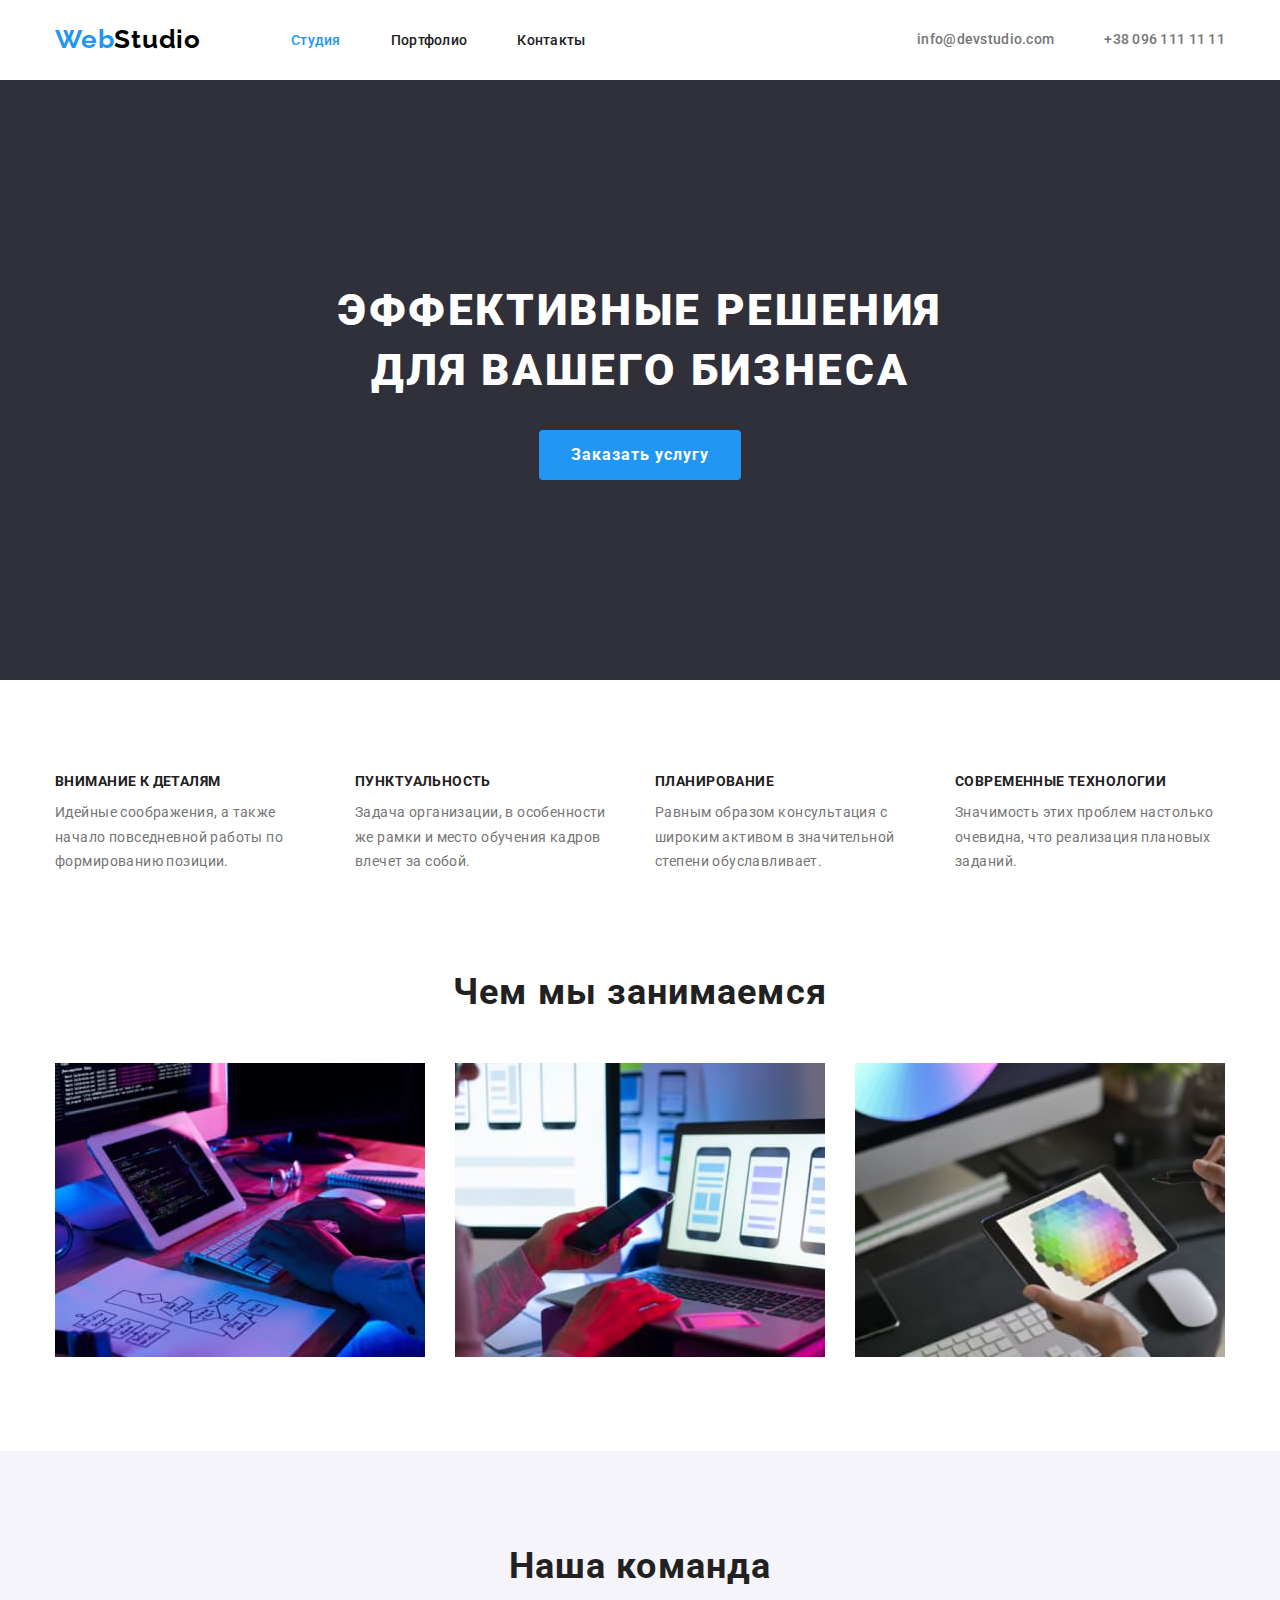
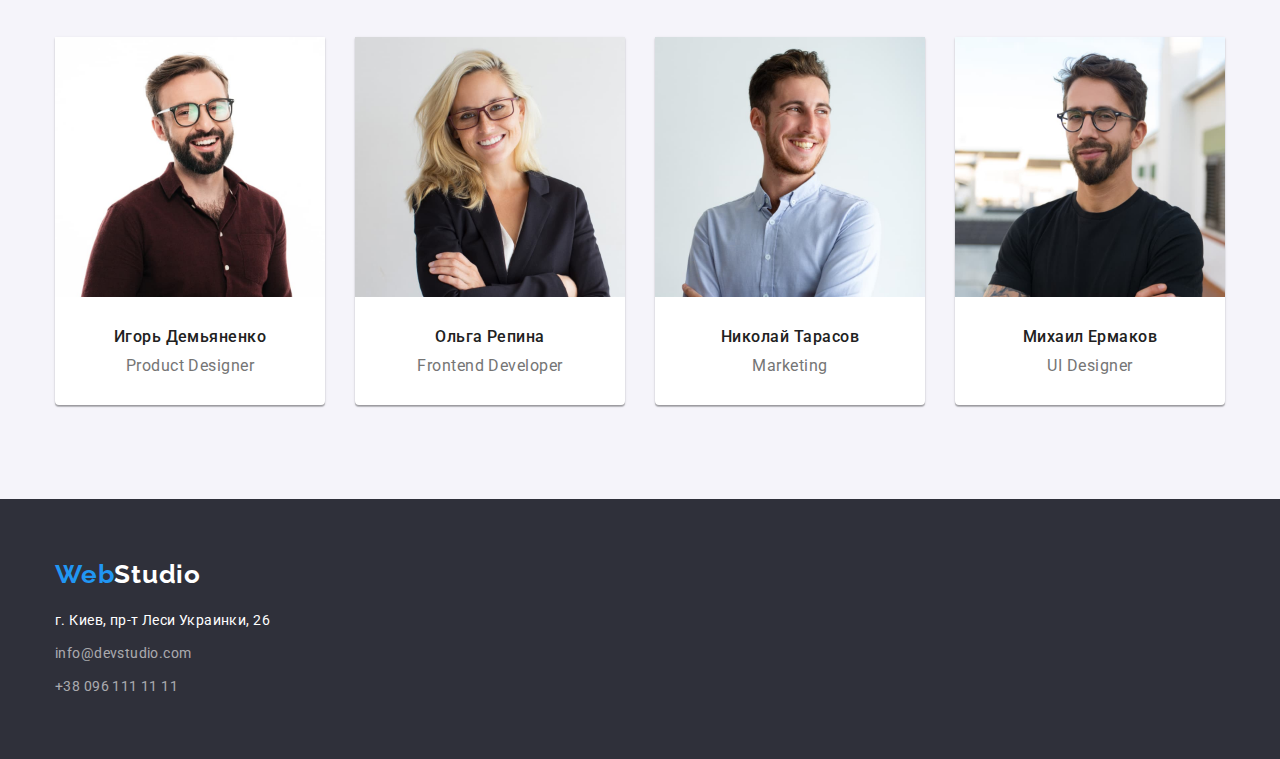
<file: index.html>
<!DOCTYPE html>
<html lang="ru">
  <head>
    <meta charset="UTF-8" />
    <meta http-equiv="X-UA-Compatible" content="IE=edge" />
    <meta name="viewport" content="width=device-width, initial-scale=1.0" />
    <title>Студия</title>
    <link rel="preconnect" href="https://fonts.googleapis.com" />
    <link rel="preconnect" href="https://fonts.gstatic.com" crossorigin />
    <link
      href="https://fonts.googleapis.com/css2?family=Raleway:wght@700&family=Roboto:wght@400;500;700;900&family=Rubik:wght@400;500;700;900&display=swap"
      rel="stylesheet"
    />
    <link
      rel="stylesheet"
      href="https://cdnjs.cloudflare.com/ajax/libs/modern-normalize/1.1.0/modern-normalize.min.css"
    />
    <link rel="stylesheet" href="./css/styles.css" />
  </head>
  <body>
    <!-- Шапка сайта -->

    <header class="header">
      <div class="container main-nav">
        <nav class="nav">
          <a href="./index.html" class="logo link"> Web<span class="logo-header">Studio</span> </a>
          <ul class="site-nav list">
            <li class="item"><a href="" class="active-page link">Студия</a></li>
            <li class="item"><a href="./portfolio.html" class="link nav-link">Портфолио</a></li>
            <li class="item"><a href="" class="link nav-link">Контакты</a></li>
          </ul>
        </nav>
        <ul class="list contact-list">
          <li class="item"><a href="mailto:info@devstudio.com" class="link contact-link">info@devstudio.com</a></li>
          <li class="item"><a href="tel:+380961111111" class="link contact-link">+38 096 111 11 11</a></li>
        </ul>
      </div>
    </header>

    <main>
      <!-- Секция герой -->

      <section class="hero">
        <div class="container">
          <h1 class="hero-title">Эффективные решения для вашего бизнеса</h1>
          <button type="button" class="hero-button">Заказать услугу</button>
        </div>
      </section>

      <!-- Секция features -->

      <section class="features-section section">
        <div class="container">
          <h2 class="features">Наши особенности</h2>
          <ul class="list">
            <li class="features-list">
              <h3 class="features-title subtitle">Внимание к деталям</h3>
              <p class="features-text">
                Идейные соображения, а также начало повседневной работы по формированию позиции.
              </p>
            </li>
            <li class="features-list">
              <h3 class="features-title subtitle">Пунктуальность</h3>
              <p class="features-text">
                Задача организации, в особенности же рамки и место обучения кадров влечет за собой.
              </p>
            </li>
            <li class="features-list">
              <h3 class="features-title subtitle">Планирование</h3>
              <p class="features-text">
                Равным образом консультация с широким активом в значительной степени обуславливает.
              </p>
            </li>
            <li class="features-list">
              <h3 class="features-title subtitle">Современные технологии</h3>
              <p class="features-text">Значимость этих проблем настолько очевидна, что реализация плановых заданий.</p>
            </li>
          </ul>
        </div>
      </section>

      <!-- Секция task -->

      <section class="task section">
        <div class="container">
          <h2 class="title task-title">Чем мы занимаемся</h2>
          <ul class="list">
            <li class="task-list">
              <img src="./images/box1.jpg" class="task-img" alt="процес программирования" width="370" height="294" />
            </li>
            <li class="task-list">
              <img src="./images/box2.jpg" class="task-img" alt="адаптивная верстка" width="370" height="294" />
            </li>
            <li class="task-list">
              <img src="./images/box3.jpg" class="task-img" alt="дизайн" width="370" height="294" />
            </li>
          </ul>
        </div>
      </section>

      <!-- Секция team -->

      <section class="section-team section">
        <div class="container">
          <h2 class="title team-title">Наша команда</h2>
          <ul class="list">
            <li class="team-list">
              <img
                src="./images/Product-Designer.jpg"
                class="team-img"
                alt="Product Designer компании"
                width="270"
                height="260"
              />
              <div class="team-card-description">
                <h3 class="name subtitle">Игорь Демьяненко</h3>
                <p class="text">Product Designer</p>
              </div>
            </li>
            <li class="team-list">
              <img
                src="./images/Frontend-Developer.jpg"
                class="team-img"
                alt="Frontend Developer компании"
                width="270"
                height="260"
              />
              <div class="team-card-description">
                <h3 class="name subtitle">Ольга Репина</h3>
                <p class="text">Frontend Developer</p>
              </div>
            </li>
            <li class="team-list">
              <img src="./images/Marketing.jpg" class="team-img" alt="Marketing компании" width="270" height="260" />
              <div class="team-card-description">
                <h3 class="name subtitle">Николай Тарасов</h3>
                <p class="text">Marketing</p>
              </div>
            </li>
            <li class="team-list">
              <img
                src="./images/UI-Designer.jpg"
                class="team-img"
                alt="UI Designer компании"
                width="270"
                height="260"
              />
              <div class="team-card-description">
                <h3 class="name subtitle">Михаил Ермаков</h3>
                <p class="text">UI Designer</p>
              </div>
            </li>
          </ul>
        </div>
      </section>
    </main>

    <!-- Футер -->

    <footer class="footer">
      <div class="container">
        <a href="./index.html" class="logo link footer-link"> Web<span class="logo-footer">Studio</span> </a>
        <address>
          <ul class="list footer-list">
            <li class="footer-list-item"><a href="" class="link footer-item">г. Киев, пр-т Леси Украинки, 26</a></li>
            <li class="footer-list-item">
              <a href="mailto:info@devstudio.com" class="link footer-contact">info@devstudio.com</a>
            </li>
            <li class="footer-list-item">
              <a href="tel:+380961111111" class="link footer-contact">+38 096 111 11 11</a>
            </li>
          </ul>
        </address>
      </div>
    </footer>
  </body>
</html>
</file>
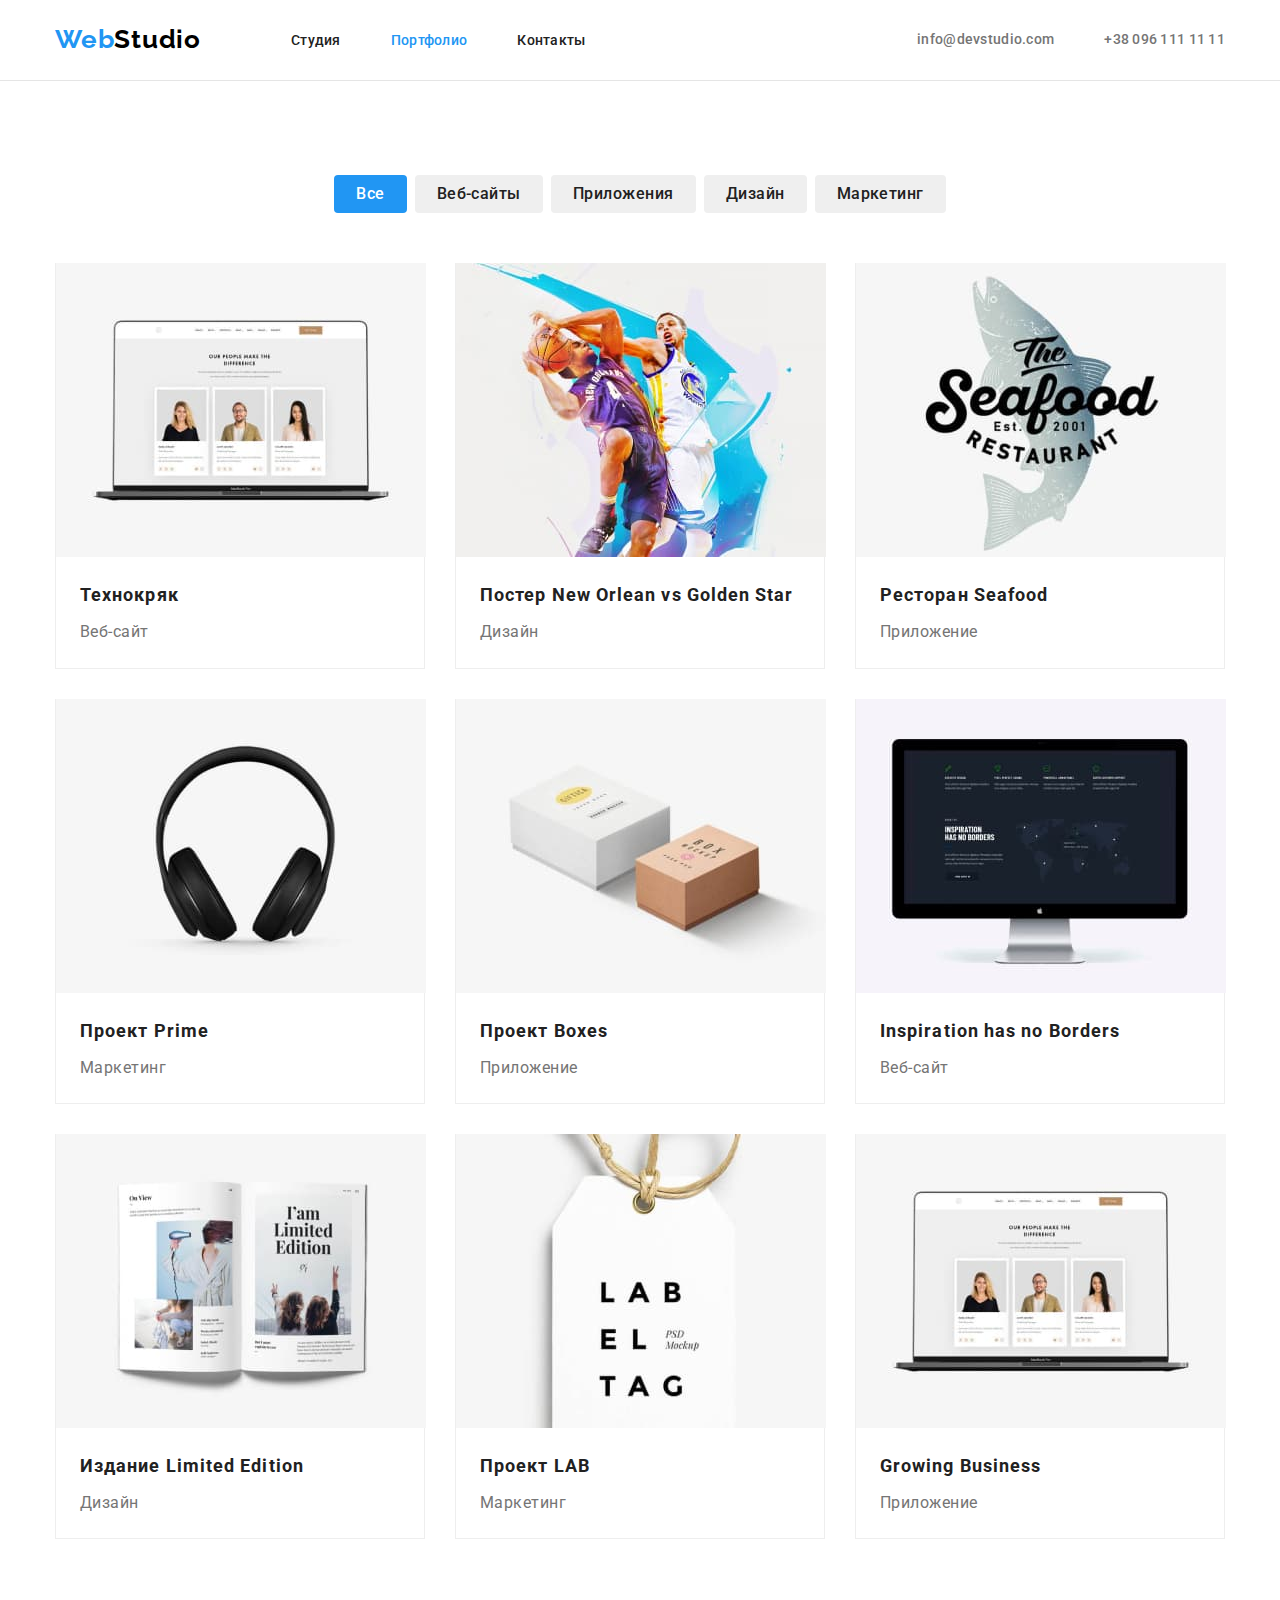
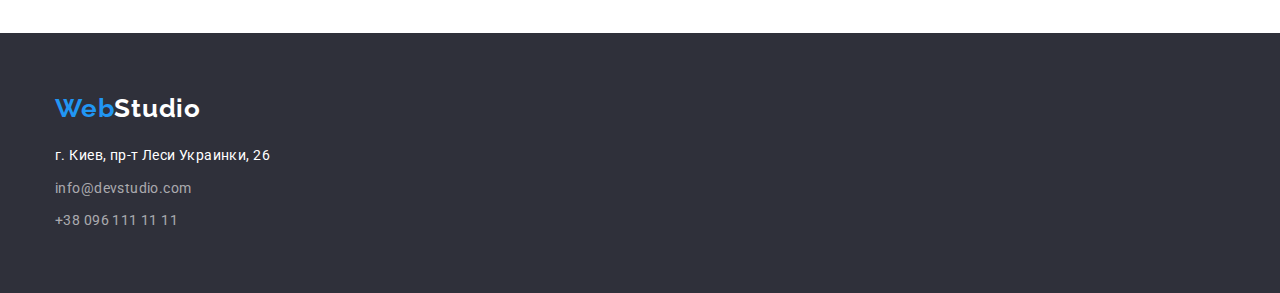
<file: portfolio.html>
<!DOCTYPE html>
<html lang="ru">
  <head>
    <meta charset="UTF-8" />
    <meta http-equiv="X-UA-Compatible" content="IE=edge" />
    <meta name="viewport" content="width=device-width, initial-scale=1.0" />
    <title>Портфолио</title>
    <link rel="preconnect" href="https://fonts.googleapis.com" />
    <link rel="preconnect" href="https://fonts.gstatic.com" crossorigin />
    <link
      href="https://fonts.googleapis.com/css2?family=Raleway:wght@700&family=Roboto:wght@400;500;700;900&family=Rubik:wght@400;500;700;900&display=swap"
      rel="stylesheet"
    />
    <link
      rel="stylesheet"
      href="https://cdnjs.cloudflare.com/ajax/libs/modern-normalize/1.1.0/modern-normalize.min.css"
    />
    <link rel="stylesheet" href="./css/styles.css" />
  </head>
  <body>
    <!-- Шапка сайта -->
    <header class="header">
      <div class="container main-nav">
        <nav class="nav">
          <a href="./index.html" class="logo link"> Web<span class="logo-header">Studio</span> </a>
          <ul class="site-nav list">
            <li class="item"><a href="./index.html" class="nav-link link">Студия</a></li>
            <li class="item"><a href="#" class="link active-page">Портфолио</a></li>
            <li class="item"><a href="" class="link nav-link">Контакты</a></li>
          </ul>
        </nav>
        <ul class="list contact-list">
          <li class="item"><a href="mailto:info@devstudio.com" class="link contact-link">info@devstudio.com</a></li>
          <li class="item"><a href="tel:+380961111111" class="link contact-link">+38 096 111 11 11</a></li>
        </ul>
      </div>
    </header>

    <main>
      <!-- Секция герой -->
      <section class="portf-section section">
        <div class="container">
          <h1 class="hiden-title">Портфолио</h1>
          <ul class="list menu-list">
            <li class="item"><button type="button" class="button active-button">Все</button></li>
            <li class="item"><button type="button" class="button">Веб-сайты</button></li>
            <li class="item"><button type="button" class="button">Приложения</button></li>
            <li class="item"><button type="button" class="button">Дизайн</button></li>
            <li class="item"><button type="button" class="button">Маркетинг</button></li>
          </ul>

          <ul class="list portf-list">
            <li class="item-portf">
              <a href="" class="link">
                <img src="./images/portf1.jpg" class="portf-img" alt="ноутбук" width="370" height="294" />
                <div class="portfolio-card-description">
                  <h2 class="portfolio-title">Технокряк</h2>
                  <p class="portfolio-text">Веб-сайт</p>
                </div>
              </a>
            </li>
            <li class="item-portf">
              <a href="" class="link">
                <img src="./images/portf2.jpg" class="portf-img" alt="постер" width="370" height="294" />
                <div class="portfolio-card-description">
                  <h2 class="portfolio-title">Постер New Orlean vs Golden Star</h2>
                  <p class="portfolio-text">Дизайн</p>
                </div>
              </a>
            </li>
            <li class="item-portf">
              <a href="" class="link">
                <img src="./images/portf3.jpg" class="portf-img" alt="лого ресторана" width="370" height="294" />
                <div class="portfolio-card-description">
                  <h2 class="portfolio-title">Ресторан Seafood</h2>
                  <p class="portfolio-text">Приложение</p>
                </div>
              </a>
            </li>
            <li class="item-portf">
              <a href="" class="link">
                <img src="./images/portf4.jpg" class="portf-img" alt="наушники" width="370" height="294" />
                <div class="portfolio-card-description">
                  <h2 class="portfolio-title">Проект Prime</h2>
                  <p class="portfolio-text">Маркетинг</p>
                </div>
              </a>
            </li>
            <li class="item-portf">
              <a href="" class="link">
                <img src="./images/portf5.jpg" class="portf-img" alt="две коробки" width="370" height="294" />
                <div class="portfolio-card-description">
                  <h2 class="portfolio-title">Проект Boxes</h2>
                  <p class="portfolio-text">Приложение</p>
                </div>
              </a>
            </li>
            <li class="item-portf">
              <a href="" class="link">
                <img src="./images/portf6.jpg" class="portf-img" alt="монитор" width="370" height="294" />
                <div class="portfolio-card-description">
                  <h2 class="portfolio-title">Inspiration has no Borders</h2>
                  <p class="portfolio-text">Веб-сайт</p>
                </div>
              </a>
            </li>
            <li class="item-portf">
              <a href="" class="link">
                <img src="./images/portf7.jpg" class="portf-img" alt="открытая книга" width="370" height="294" />
                <div class="portfolio-card-description">
                  <h2 class="portfolio-title">Издание Limited Edition</h2>
                  <p class="portfolio-text">Дизайн</p>
                </div>
              </a>
            </li>
            <li class="item-portf">
              <a href="" class="link">
                <img src="./images/portf8.jpg" class="portf-img" alt="лого проекта" width="370" height="294" />
                <div class="portfolio-card-description">
                  <h2 class="portfolio-title">Проект LAB</h2>
                  <p class="portfolio-text">Маркетинг</p>
                </div>
              </a>
            </li>
            <li class="item-portf">
              <a href="" class="link">
                <img src="./images/portf1.jpg" class="portf-img" alt="ноутбук" width="370" height="294" />
                <div class="portfolio-card-description">
                  <h2 class="portfolio-title">Growing Business</h2>
                  <p class="portfolio-text">Приложение</p>
                </div>
              </a>
            </li>
          </ul>
        </div>
      </section>
    </main>
    <!-- Футер -->
    <footer class="footer">
      <div class="container">
        <a href="./index.html" class="logo link footer-link"> Web<span class="logo-footer">Studio</span> </a>
        <address>
          <ul class="list footer-list">
            <li class="footer-list-item"><a href="" class="link footer-item">г. Киев, пр-т Леси Украинки, 26</a></li>
            <li class="footer-list-item">
              <a href="mailto:info@devstudio.com" class="link footer-contact">info@devstudio.com</a>
            </li>
            <li class="footer-list-item">
              <a href="tel:+380961111111" class="link footer-contact">+38 096 111 11 11</a>
            </li>
          </ul>
        </address>
      </div>
    </footer>
  </body>
</html>
</file>
<file: css/styles.css>
:root {
  --primary-text-color: #757575;
  --title-text-color: #212121;
  --accent-color: #2196f3;
  --primary-bg-color: #ffffff;
  --white-text-color: #ffffff;
  --footer-contact-color: rgba(255, 255, 255, 0.6);
  --second-bg-color: #2f303a;
  --first-logo-color: #000000;
  --sect-team-bg-color: #f5f4fa;
}
/* global selector */
html {
  box-sizing: border-box;
}

body {
  background-color: var(--primary-bg-color);
  color: var(--primary-text-color);
  font-family: 'Roboto', 'Rubik', sans-serif;
  font-size: 14px;
}

h1,
h2,
h3,
p,
ul {
  margin-top: 0;
  margin-bottom: 0;
}
.title {
  color: var(--title-text-color);
  font-size: 36px;
  font-style: normal;
  font-weight: 700;
  line-height: 1.17;
  letter-spacing: 0.03em;
  text-align: center;
}

.subtitle {
  color: var(--title-text-color);
  font-size: 14px;
  font-style: normal;
  font-weight: 700;
  line-height: 1.14;
  letter-spacing: 0.03em;
  text-align: left;
}

.list {
  list-style: none;
  padding-inline-start: 0;
  display: flex;
  justify-content: center;
}

.link:hover,
.link:focus {
  color: var(--accent-color);
  text-decoration: none;
}

.link {
  text-decoration: none;
}
.container {
  margin-left: auto;
  margin-right: auto;
  width: 1200px;
  padding-left: 15px;
  padding-right: 15px;
  text-align: center;
}

/* header */

.main-nav {
  display: flex;
  align-items: center;
}

/* site nav */
.nav {
  display: flex;
  align-items: center;
}

.site-nav .item:not(:last-child),
.list .item:not(:last-child) {
  margin-right: 50px;
}

.nav-link {
  display: block;
  padding-top: 32px;
  padding-bottom: 32px;

  color: var(--title-text-color);
  font-weight: 500;
  line-height: 1.17;
  letter-spacing: 0.02em;
  text-align: left;
}
.active-page {
  display: block;
  padding-top: 32px;
  padding-bottom: 32px;

  color: var(--accent-color);
  font-size: 14px;
  font-style: normal;
  font-weight: 500;
  line-height: 1.17;
  letter-spacing: 0.02em;
  text-align: left;
}

.logo {
  margin-right: 90px;
  display: block;
  padding-top: 24px;
  padding-bottom: 25px;

  color: var(--accent-color);
  font-family: Raleway;
  font-size: 26px;
  font-style: normal;
  font-weight: 700;
  line-height: 1.17;
  letter-spacing: 0.03em;
  text-align: left;
}
.logo-header {
  color: var(--first-logo-color);
}
.logo-header:hover,
.logo-header:focus {
  color: var(--accent-color);
}

.contact-link {
  display: block;
  padding-top: 32px;
  padding-bottom: 32px;

  color: var(--primary-text-color);
  font-size: 14px;
  font-style: normal;
  font-weight: 500;
  line-height: 1.14;
  letter-spacing: 0.02em;
}

.contact-list {
  margin-left: auto;
}

.section {
  padding-top: 94px;
  padding-bottom: 94px;
}

/* HERO section */
.hero {
  background-color: var(--second-bg-color);
  text-align: center;
  padding-top: 200px;
  padding-bottom: 200px;
}
.hero-title {
  margin-bottom: 30px;
  width: 696px;
  margin-left: auto;
  margin-right: auto;

  text-transform: uppercase;
  color: var(--white-text-color);
  font-size: 44px;
  font-style: normal;
  font-weight: 900;
  line-height: 1.364;
  letter-spacing: 0.06em;
  text-align: center;
}
.hero-button {
  cursor: pointer;
  background-color: var(--accent-color);
  border: 0;
  border-radius: 4px;
  padding: 10px 32px;
  display: inline-block;
  min-width: 200px;

  color: var(--white-text-color);

  font-family: Roboto;
  font-size: 16px;
  font-style: normal;
  font-weight: 700;
  line-height: 1.88;
  letter-spacing: 0.06em;
  text-align: center;
}
.hero-button:hover,
.hero-button:focus {
  color: var(--title-text-color);
}

/* features section */

.features-section {
}

.list .features-list:not(:last-child) {
  margin-right: 30px;
}

.features-list {
  width: 270px;
}
.features {
  display: none;
}
.features-title {
  text-transform: uppercase;
  margin-bottom: 10px;
}

.features-text {
  margin-bottom: 4px;

  font-family: Roboto;
  font-size: 14px;
  line-height: 1.72;
  letter-spacing: 0.03em;
  text-align: left;
}

/* section task */

.task.section {
  padding-top: 0;
}
.list .task-list:not(:last-child) {
  margin-right: 30px;
}

.task-img {
  display: block;
}

.task-title {
  margin-bottom: 50px;
}

/* section team */
.section-team {
  background-color: var(--sect-team-bg-color);
}

.list .team-list:not(:last-child) {
  margin-right: 30px;
}

.team-list {
  background: #ffffff;

  box-shadow: 0px 1px 3px rgba(0, 0, 0, 0.12), 0px 1px 1px rgba(0, 0, 0, 0.14), 0px 2px 1px rgba(0, 0, 0, 0.2);
  border-radius: 0px 0px 4px 4px;
}

.team-card-description {
  padding-top: 30px;
  padding-bottom: 30px;
}

.team-title {
  margin-bottom: 50px;
}

.team-img {
  display: block;
}

.name {
  margin-bottom: 10px;

  font-size: 16px;
  font-weight: 500;
  line-height: 1.19;
  letter-spacing: 0.03em;
  text-align: center;
}
.text {
  font-size: 16px;
  line-height: 1.19;
  letter-spacing: 0.03em;
  text-align: center;
}
/* footer */
.footer {
  background-color: var(--second-bg-color);
  padding-top: 60px;
  padding-bottom: 60px;
}
.footer-link {
  padding-top: 0;
  padding-bottom: 0;
  margin-bottom: 20px;
}
.logo-footer {
  color: var(--white-text-color);
}
.footer-item {
  color: var(--white-text-color);
  font-style: normal;
  line-height: 1.71;
  letter-spacing: 0.03em;
  text-align: left;
}
.footer-contact {
  color: var(--footer-contact-color);
  font-style: normal;
  line-height: 1.7;
  letter-spacing: 0.03em;
  text-align: left;
}
.footer-list {
  margin-right: auto;
  flex-direction: column;
  text-align: left;
}

.footer-list-item {
  margin-bottom: 9px;
}

.footer-list-item:last-child {
  margin-bottom: 0;
}

/* portfolio */

.button {
  cursor: pointer;
  border: 0;
  border-radius: 4px;
  padding: 6px 22px;
  display: inline-block;
  min-width: 73x;

  color: var(--title-text-color);
  font-family: Roboto;
  font-size: 16px;
  font-weight: 500;
  line-height: 1.63;
  letter-spacing: 0.03em;
  text-align: center;
}
.button:hover,
.button:focus {
  background-color: var(--accent-color);
  color: var(--primary-bg-color);
}
.active-button {
  background-color: var(--accent-color);
  color: var(--white-text-color);
}

.portf-section {
  border-top: 1px solid #e5e5e5;
}

.hiden-title {
  display: none;
}

.menu-list {
  margin-bottom: 50px;
}
.menu-list .item:not(:last-child) {
  margin-right: 8px;
}

.portf-list {
  flex-wrap: wrap;
}

.list .item-portf:not(:nth-child(3n)) {
  margin-right: 30px;
}
.list .item-portf:not(:nth-last-child(-n + 3)) {
  margin-bottom: 30px;
}

.item-portf {
  width: calc((100% - 60px) / 3);
  border-bottom: 1px solid #eeeeee;
  border-left: 1px solid #eeeeee;
  border-right: 1px solid #eeeeee;
}

.portfolio-card-description {
  padding: 20px 24px;
}

.portf-img {
  display: block;
}

.portfolio-title {
  margin-bottom: 4px;

  color: var(--title-text-color);
  font-size: 18px;
  font-weight: 700;
  line-height: 2;
  letter-spacing: 0.06em;
  text-align: left;
}
.portfolio-title:hover {
  color: var(--accent-color);
}
.portfolio-text {
  color: var(--primary-text-color);
  font-size: 16px;
  line-height: 1.89;
  letter-spacing: 0.03em;
  text-align: left;
}
.portfolio-text:hover {
  color: var(--accent-color);
}
</file>
